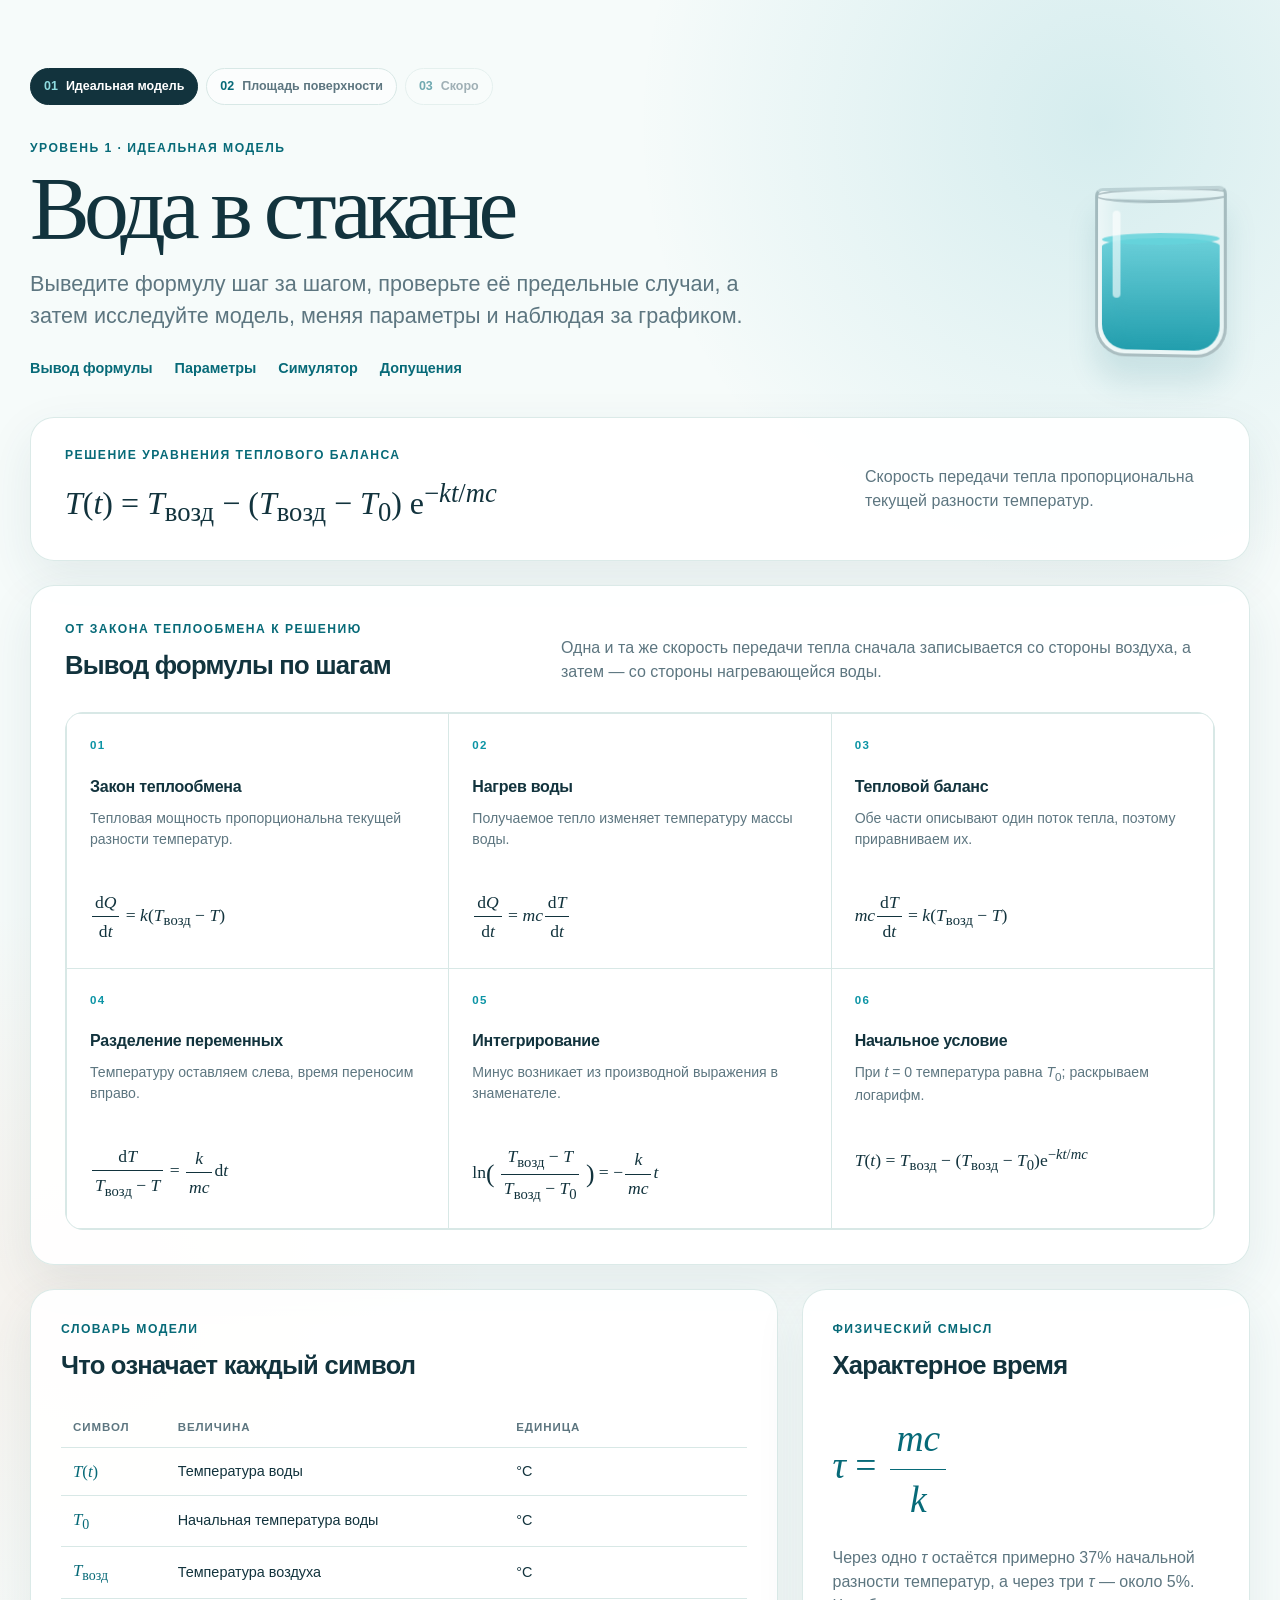
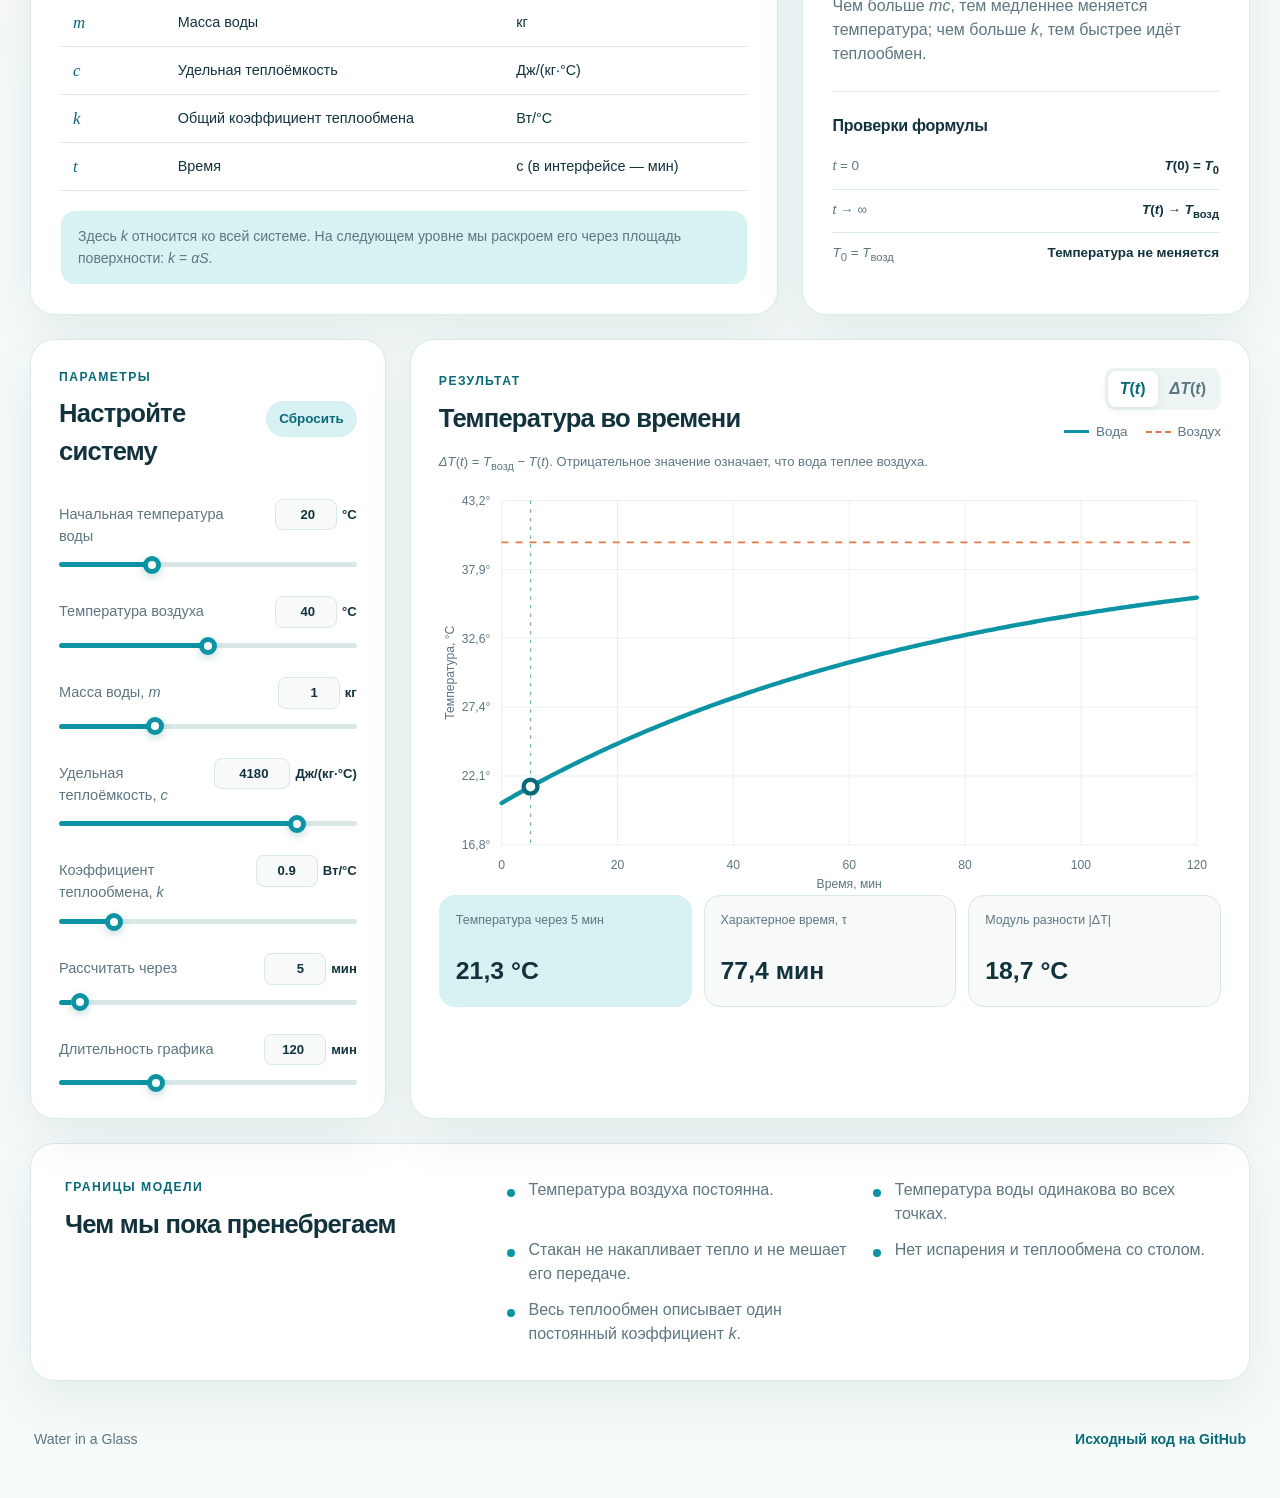
<file: index.html>
<!doctype html>
<html lang="ru">
  <head>
    <meta charset="utf-8">
    <meta name="viewport" content="width=device-width, initial-scale=1">
    <meta name="description" content="Интерактивная модель нагревания воды в стакане по закону Ньютона">
    <title>Вода в стакане — интерактивная модель</title>
    <link rel="icon" href="favicon.svg" type="image/svg+xml">
    <link rel="stylesheet" href="styles.css">
    <script src="app.js" defer></script>
  </head>
  <body>
    <main class="page-shell">
      <header class="hero">
        <nav class="level-switcher" aria-label="Уровни модели">
          <a href="./" aria-current="page"><span>01</span> Идеальная модель</a>
          <a href="levels/2-surface-area/"><span>02</span> Площадь поверхности</a>
          <span class="level-coming"><span>03</span> Скоро</span>
        </nav>
        <div class="eyebrow">Уровень 1 · идеальная модель</div>
        <div class="hero-grid">
          <div>
            <h1>Вода в стакане</h1>
            <p class="lede">
              Выведите формулу шаг за шагом, проверьте её предельные случаи, а затем
              исследуйте модель, меняя параметры и наблюдая за графиком.
            </p>
            <nav class="page-nav" aria-label="Разделы уровня 1">
              <a href="#derivation">Вывод формулы</a>
              <a href="#parameters">Параметры</a>
              <a href="#simulator">Симулятор</a>
              <a href="#assumptions">Допущения</a>
            </nav>
          </div>
          <div class="glass" aria-hidden="true">
            <div class="glass-water"></div>
            <div class="glass-shine"></div>
          </div>
        </div>
      </header>

      <section class="formula-card" aria-labelledby="formula-title">
        <div>
          <p class="section-kicker" id="formula-title">Решение уравнения теплового баланса</p>
          <p class="formula" aria-label="T от t равно T воздуха минус разность T воздуха и T ноль, умноженная на экспоненту минус k t делённое на m c">
            <var>T</var>(<var>t</var>) = <var>T</var><sub>возд</sub> −
            (<var>T</var><sub>возд</sub> − <var>T</var><sub>0</sub>)
            e<sup>−<var>kt</var>/<var>mc</var></sup>
          </p>
        </div>
        <p class="formula-note">
          Скорость передачи тепла пропорциональна текущей разности температур.
        </p>
      </section>

      <section class="lesson-card" id="derivation" aria-labelledby="derivation-title">
        <div class="lesson-intro">
          <p class="section-kicker">От закона теплообмена к решению</p>
          <h2 id="derivation-title">Вывод формулы по шагам</h2>
          <p>
            Одна и та же скорость передачи тепла сначала записывается со стороны воздуха,
            а затем — со стороны нагревающейся воды.
          </p>
        </div>

        <ol class="derivation-grid">
          <li>
            <span class="step-number">01</span>
            <h3>Закон теплообмена</h3>
            <p>Тепловая мощность пропорциональна текущей разности температур.</p>
            <p class="step-equation">
              <span class="fraction"><span>d<var>Q</var></span><span>d<var>t</var></span></span>
              = <var>k</var>(<var>T</var><sub>возд</sub> − <var>T</var>)
            </p>
          </li>
          <li>
            <span class="step-number">02</span>
            <h3>Нагрев воды</h3>
            <p>Получаемое тепло изменяет температуру массы воды.</p>
            <p class="step-equation">
              <span class="fraction"><span>d<var>Q</var></span><span>d<var>t</var></span></span>
              = <var>mc</var><span class="fraction"><span>d<var>T</var></span><span>d<var>t</var></span></span>
            </p>
          </li>
          <li>
            <span class="step-number">03</span>
            <h3>Тепловой баланс</h3>
            <p>Обе части описывают один поток тепла, поэтому приравниваем их.</p>
            <p class="step-equation">
              <var>mc</var><span class="fraction"><span>d<var>T</var></span><span>d<var>t</var></span></span>
              = <var>k</var>(<var>T</var><sub>возд</sub> − <var>T</var>)
            </p>
          </li>
          <li>
            <span class="step-number">04</span>
            <h3>Разделение переменных</h3>
            <p>Температуру оставляем слева, время переносим вправо.</p>
            <p class="step-equation">
              <span class="fraction"><span>d<var>T</var></span><span><var>T</var><sub>возд</sub> − <var>T</var></span></span>
              = <span class="fraction"><span><var>k</var></span><span><var>mc</var></span></span>d<var>t</var>
            </p>
          </li>
          <li>
            <span class="step-number">05</span>
            <h3>Интегрирование</h3>
            <p>Минус возникает из производной выражения в знаменателе.</p>
            <p class="step-equation">
              ln<span class="bracket">(</span>
              <span class="fraction"><span><var>T</var><sub>возд</sub> − <var>T</var></span><span><var>T</var><sub>возд</sub> − <var>T</var><sub>0</sub></span></span>
              <span class="bracket">)</span>
              = −<span class="fraction"><span><var>k</var></span><span><var>mc</var></span></span><var>t</var>
            </p>
          </li>
          <li>
            <span class="step-number">06</span>
            <h3>Начальное условие</h3>
            <p>При <var>t</var> = 0 температура равна <var>T</var><sub>0</sub>; раскрываем логарифм.</p>
            <p class="step-equation">
              <var>T</var>(<var>t</var>) = <var>T</var><sub>возд</sub> −
              (<var>T</var><sub>возд</sub> − <var>T</var><sub>0</sub>)e<sup>−<var>kt</var>/<var>mc</var></sup>
            </p>
          </li>
        </ol>
      </section>

      <section class="concepts-grid" id="parameters" aria-label="Параметры и смысл модели">
        <article class="parameter-card">
          <p class="section-kicker">Словарь модели</p>
          <h2>Что означает каждый символ</h2>
          <div class="table-wrap">
            <table>
              <thead>
                <tr>
                  <th>Символ</th>
                  <th>Величина</th>
                  <th>Единица</th>
                </tr>
              </thead>
              <tbody>
                <tr><td><var>T</var>(<var>t</var>)</td><td>Температура воды</td><td>°C</td></tr>
                <tr><td><var>T</var><sub>0</sub></td><td>Начальная температура воды</td><td>°C</td></tr>
                <tr><td><var>T</var><sub>возд</sub></td><td>Температура воздуха</td><td>°C</td></tr>
                <tr><td><var>m</var></td><td>Масса воды</td><td>кг</td></tr>
                <tr><td><var>c</var></td><td>Удельная теплоёмкость</td><td>Дж/(кг·°C)</td></tr>
                <tr><td><var>k</var></td><td>Общий коэффициент теплообмена</td><td>Вт/°C</td></tr>
                <tr><td><var>t</var></td><td>Время</td><td>с (в интерфейсе — мин)</td></tr>
              </tbody>
            </table>
          </div>
          <p class="parameter-note">
            Здесь <var>k</var> относится ко всей системе. На следующем уровне мы раскроем его
            через площадь поверхности: <var>k</var> = <var>αS</var>.
          </p>
        </article>

        <article class="meaning-card">
          <p class="section-kicker">Физический смысл</p>
          <h2>Характерное время</h2>
          <p class="tau-equation"><var>τ</var> = <span class="fraction"><span><var>mc</var></span><span><var>k</var></span></span></p>
          <p>
            Через одно <var>τ</var> остаётся примерно 37% начальной разности температур,
            а через три <var>τ</var> — около 5%. Чем больше <var>mc</var>, тем медленнее меняется
            температура; чем больше <var>k</var>, тем быстрее идёт теплообмен.
          </p>
          <div class="limit-checks">
            <h3>Проверки формулы</h3>
            <p><span><var>t</var> = 0</span><strong><var>T</var>(0) = <var>T</var><sub>0</sub></strong></p>
            <p><span><var>t</var> → ∞</span><strong><var>T</var>(<var>t</var>) → <var>T</var><sub>возд</sub></strong></p>
            <p><span><var>T</var><sub>0</sub> = <var>T</var><sub>возд</sub></span><strong>Температура не меняется</strong></p>
          </div>
        </article>
      </section>

      <section class="workspace" id="simulator" aria-label="Интерактивная модель">
        <aside class="controls-card">
          <div class="section-heading">
            <div>
              <p class="section-kicker">Параметры</p>
              <h2>Настройте систему</h2>
            </div>
            <button class="reset-button" id="reset" type="button">Сбросить</button>
          </div>

          <div class="control-list">
            <div class="control">
              <div class="control-header">
                <label for="initial-temperature">Начальная температура воды</label>
                <span class="numeric-control"><input id="initial-temperature-number" type="number" min="-10" max="90" step="0.1" value="20" aria-label="Точное значение начальной температуры воды"><span>°C</span></span>
              </div>
              <input id="initial-temperature" type="range" min="-10" max="90" step="0.1" value="20">
            </div>

            <div class="control">
              <div class="control-header">
                <label for="air-temperature">Температура воздуха</label>
                <span class="numeric-control"><input id="air-temperature-number" type="number" min="-10" max="90" step="0.1" value="40" aria-label="Точное значение температуры воздуха"><span>°C</span></span>
              </div>
              <input id="air-temperature" type="range" min="-10" max="90" step="0.1" value="40">
            </div>

            <div class="control">
              <div class="control-header">
                <label for="mass">Масса воды, <var>m</var></label>
                <span class="numeric-control"><input id="mass-number" type="number" min="0.1" max="3" step="0.01" value="1" aria-label="Точное значение массы воды"><span>кг</span></span>
              </div>
              <input id="mass" type="range" min="0.1" max="3" step="0.01" value="1">
            </div>

            <div class="control">
              <div class="control-header">
                <label for="heat-capacity">Удельная теплоёмкость, <var>c</var></label>
                <span class="numeric-control wide"><input id="heat-capacity-number" type="number" min="500" max="5000" step="10" value="4180" aria-label="Точное значение удельной теплоёмкости"><span>Дж/(кг·°C)</span></span>
              </div>
              <input id="heat-capacity" type="range" min="500" max="5000" step="10" value="4180">
            </div>

            <div class="control">
              <div class="control-header">
                <label for="transfer-coefficient">Коэффициент теплообмена, <var>k</var></label>
                <span class="numeric-control"><input id="transfer-coefficient-number" type="number" min="0.1" max="5" step="0.01" value="0.9" aria-label="Точное значение коэффициента теплообмена"><span>Вт/°C</span></span>
              </div>
              <input id="transfer-coefficient" type="range" min="0.1" max="5" step="0.01" value="0.9">
            </div>

            <div class="control">
              <div class="control-header">
                <label for="sample-time">Рассчитать через</label>
                <span class="numeric-control"><input id="sample-time-number" type="number" min="0" max="120" step="0.1" value="5" aria-label="Точное значение времени расчёта"><span>мин</span></span>
              </div>
              <input id="sample-time" type="range" min="0" max="120" step="0.1" value="5">
            </div>

            <div class="control">
              <div class="control-header">
                <label for="duration">Длительность графика</label>
                <span class="numeric-control"><input id="duration-number" type="number" min="10" max="360" step="1" value="120" aria-label="Точная длительность графика"><span>мин</span></span>
              </div>
              <input id="duration" type="range" min="10" max="360" step="1" value="120">
            </div>
          </div>
        </aside>

        <div class="visualization-card">
          <div class="section-heading graph-heading">
            <div>
              <p class="section-kicker">Результат</p>
              <h2 id="graph-heading">Температура во времени</h2>
            </div>
            <div class="chart-heading-actions">
              <div class="chart-mode" role="group" aria-label="Величина на графике">
                <button type="button" data-chart-mode="temperature" aria-pressed="true"><var>T</var>(<var>t</var>)</button>
                <button type="button" data-chart-mode="difference" aria-pressed="false"><var>ΔT</var>(<var>t</var>)</button>
              </div>
              <div class="legend" aria-label="Легенда графика">
                <span><i class="legend-line curve"></i><span id="curve-legend">Вода</span></span>
                <span><i class="legend-line ambient"></i><span id="reference-legend">Воздух</span></span>
              </div>
            </div>
          </div>

          <p class="chart-explanation">
            <var>ΔT</var>(<var>t</var>) = <var>T</var><sub>возд</sub> − <var>T</var>(<var>t</var>).
            Отрицательное значение означает, что вода теплее воздуха.
          </p>

          <div class="chart-wrap">
            <svg id="temperature-chart" viewBox="0 0 900 480" role="img" aria-labelledby="chart-title chart-description">
              <title id="chart-title">График температуры воды во времени</title>
              <desc id="chart-description">Экспоненциальное приближение температуры воды к температуре воздуха.</desc>
            </svg>
          </div>

          <div class="results" aria-live="polite">
            <article class="result-card accent">
              <span class="result-label" id="sample-result-label">Температура через 5 мин</span>
              <strong id="sample-temperature">20,1 °C</strong>
            </article>
            <article class="result-card">
              <span class="result-label">Характерное время, τ</span>
              <strong id="time-constant">77,4 мин</strong>
            </article>
            <article class="result-card">
              <span class="result-label">Модуль разности |ΔT|</span>
              <strong id="remaining-difference">19,0 °C</strong>
            </article>
          </div>
        </div>
      </section>

      <section class="assumptions" id="assumptions" aria-labelledby="assumptions-title">
        <div>
          <p class="section-kicker">Границы модели</p>
          <h2 id="assumptions-title">Чем мы пока пренебрегаем</h2>
        </div>
        <ul>
          <li>Температура воздуха постоянна.</li>
          <li>Температура воды одинакова во всех точках.</li>
          <li>Стакан не накапливает тепло и не мешает его передаче.</li>
          <li>Нет испарения и теплообмена со столом.</li>
          <li>Весь теплообмен описывает один постоянный коэффициент <var>k</var>.</li>
        </ul>
      </section>

      <footer>
        <span>Water in a Glass</span>
        <a href="https://github.com/Tikhonglukhov/water-in-a-glass">Исходный код на GitHub</a>
      </footer>
    </main>
  </body>
</html>
</file>
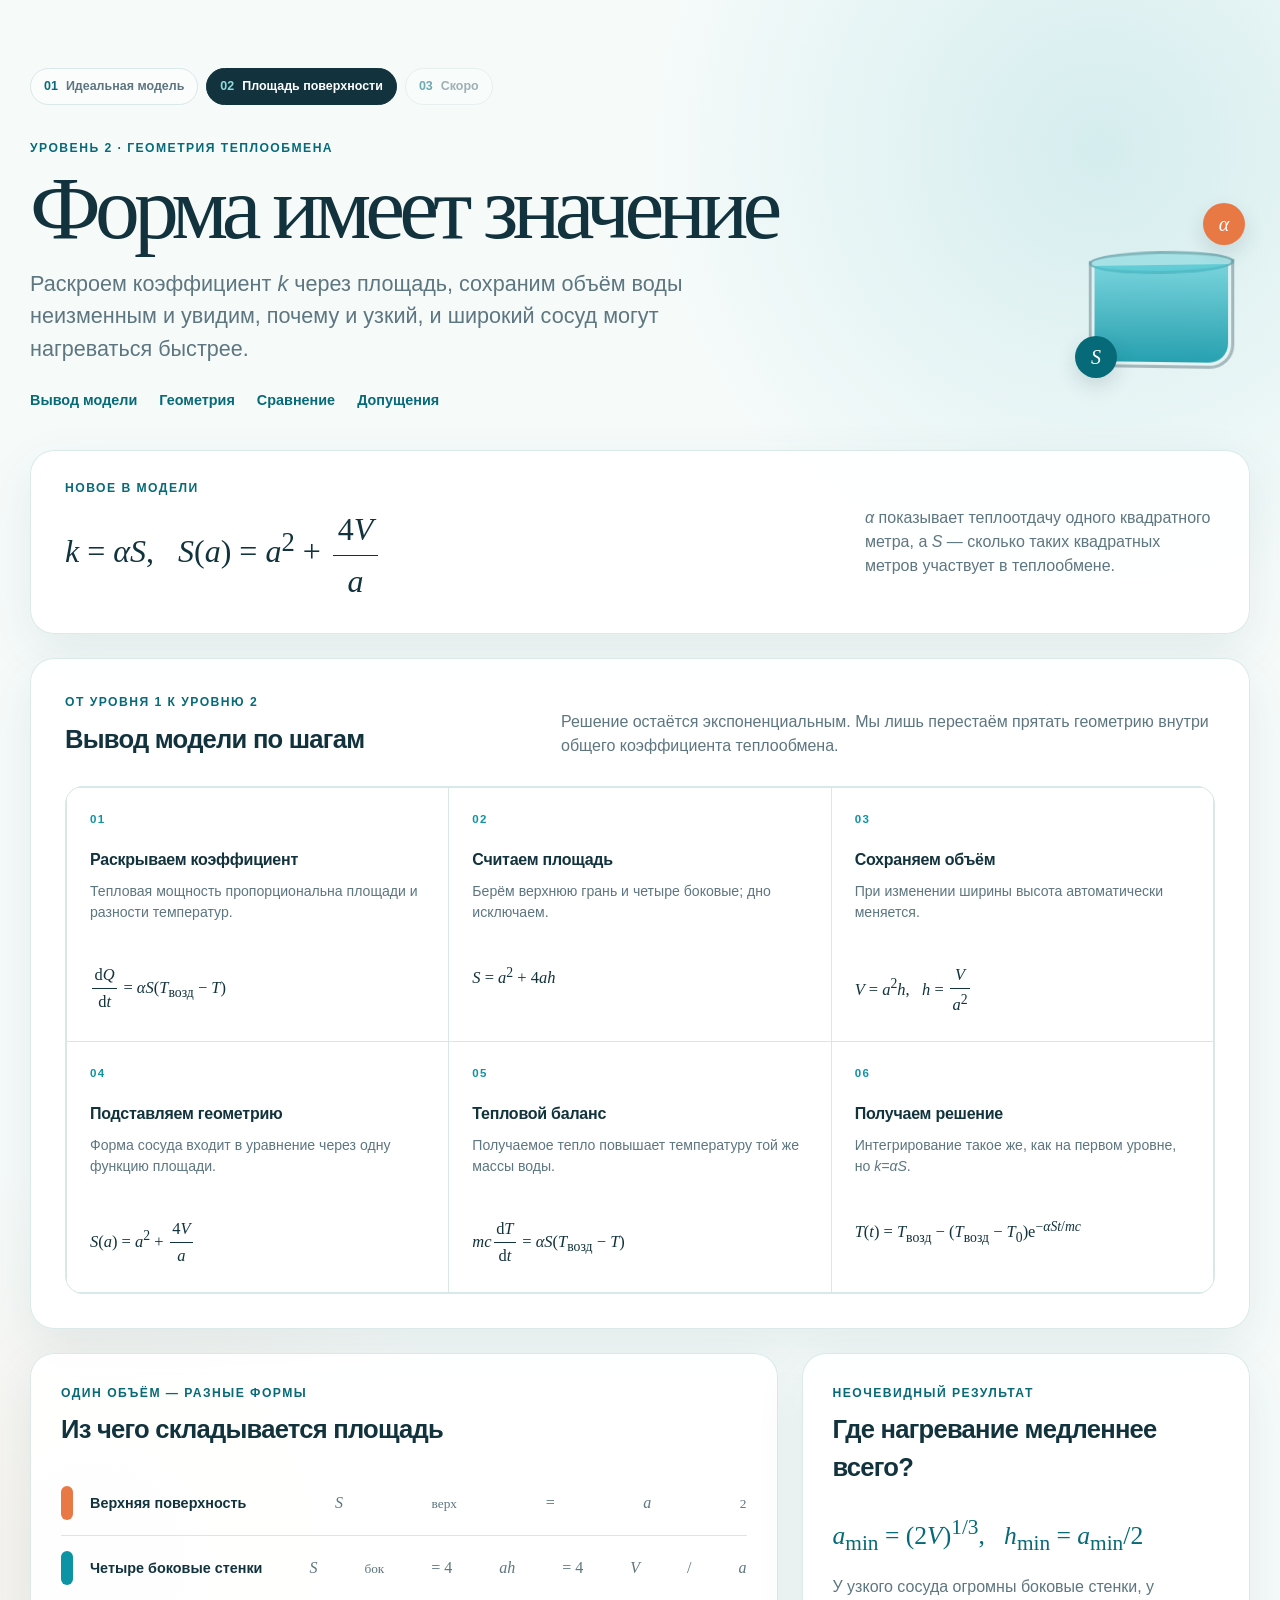
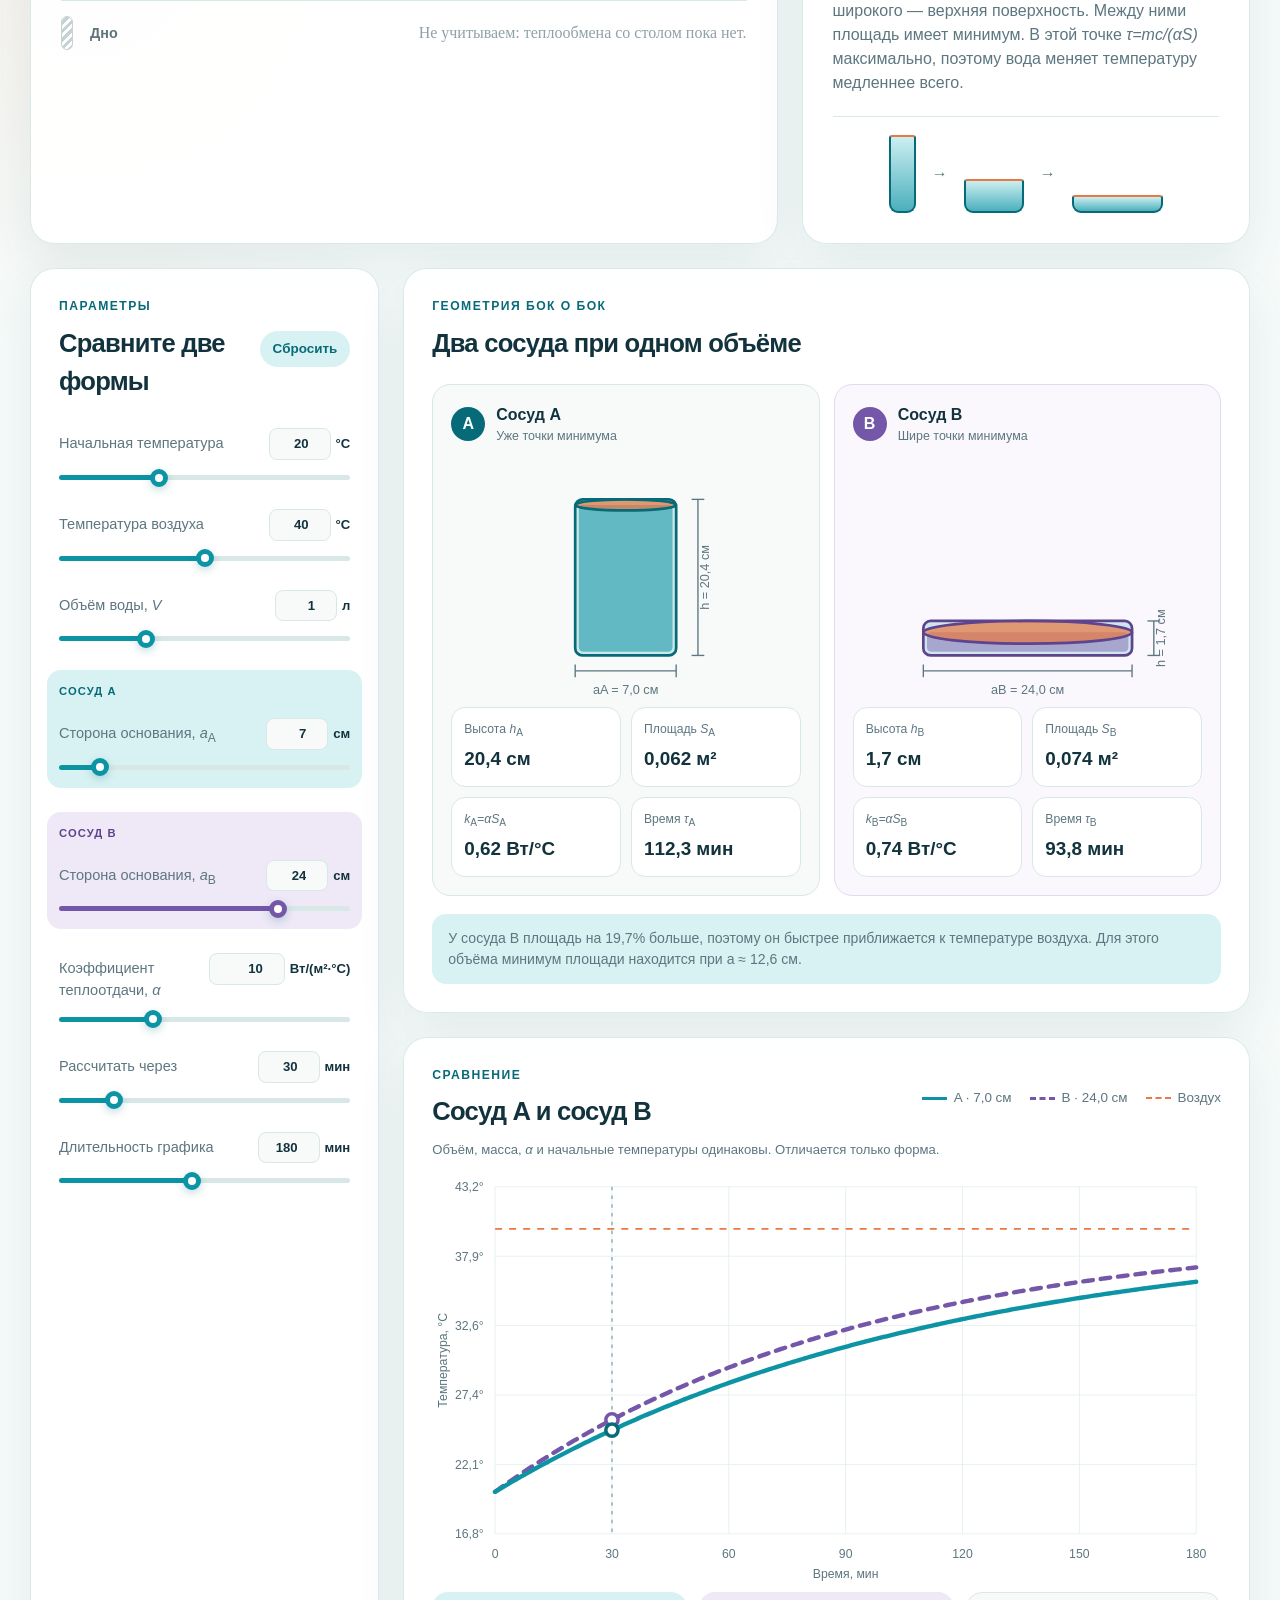
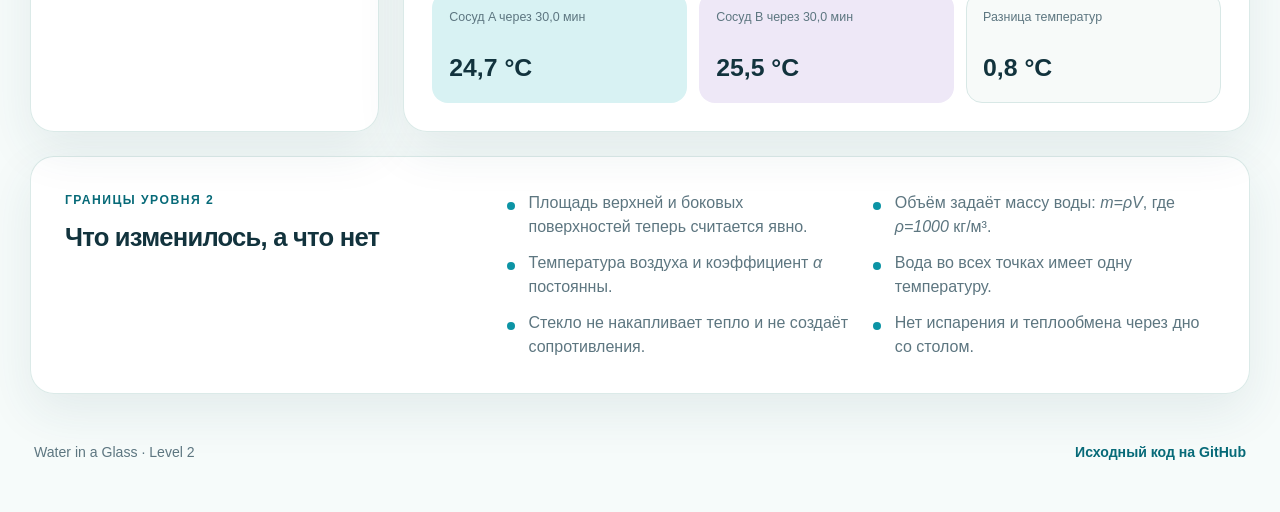
<file: levels/2-surface-area/index.html>
<!doctype html>
<html lang="ru">
  <head>
    <meta charset="utf-8">
    <meta name="viewport" content="width=device-width, initial-scale=1">
    <meta name="description" content="Уровень 2: как площадь и форма сосуда влияют на нагревание воды">
    <title>Уровень 2 — площадь поверхности</title>
    <link rel="icon" href="../../favicon.svg" type="image/svg+xml">
    <link rel="stylesheet" href="../../styles.css">
    <link rel="stylesheet" href="level-two.css">
    <script src="level-two.js" defer></script>
  </head>
  <body>
    <main class="page-shell">
      <header class="hero level-two-hero">
        <nav class="level-switcher" aria-label="Уровни модели">
          <a href="../../"><span>01</span> Идеальная модель</a>
          <a href="./" aria-current="page"><span>02</span> Площадь поверхности</a>
          <span class="level-coming"><span>03</span> Скоро</span>
        </nav>
        <div class="eyebrow">Уровень 2 · геометрия теплообмена</div>
        <div class="hero-grid">
          <div>
            <h1>Форма имеет значение</h1>
            <p class="lede">
              Раскроем коэффициент <var>k</var> через площадь, сохраним объём воды
              неизменным и увидим, почему и узкий, и широкий сосуд могут нагреваться быстрее.
            </p>
            <nav class="page-nav" aria-label="Разделы уровня 2">
              <a href="#derivation">Вывод модели</a>
              <a href="#geometry">Геометрия</a>
              <a href="#simulator">Сравнение</a>
              <a href="#assumptions">Допущения</a>
            </nav>
          </div>
          <div class="shape-hero" aria-hidden="true">
            <div class="shape-hero-air">α</div>
            <div class="shape-hero-vessel"><span></span></div>
            <div class="shape-hero-area">S</div>
          </div>
        </div>
      </header>

      <section class="formula-card level-two-formula" aria-labelledby="formula-title">
        <div>
          <p class="section-kicker" id="formula-title">Новое в модели</p>
          <p class="formula" aria-label="k равно альфа S; S равно a в квадрате плюс четыре V делённое на a">
            <var>k</var> = <var>αS</var>, &nbsp;
            <var>S</var>(<var>a</var>) = <var>a</var><sup>2</sup> +
            <span class="fraction"><span>4<var>V</var></span><span><var>a</var></span></span>
          </p>
        </div>
        <p class="formula-note">
          <var>α</var> показывает теплоотдачу одного квадратного метра, а <var>S</var> —
          сколько таких квадратных метров участвует в теплообмене.
        </p>
      </section>

      <section class="lesson-card" id="derivation" aria-labelledby="derivation-title">
        <div class="lesson-intro">
          <p class="section-kicker">От уровня 1 к уровню 2</p>
          <h2 id="derivation-title">Вывод модели по шагам</h2>
          <p>
            Решение остаётся экспоненциальным. Мы лишь перестаём прятать геометрию
            внутри общего коэффициента теплообмена.
          </p>
        </div>

        <ol class="derivation-grid level-two-steps">
          <li>
            <span class="step-number">01</span>
            <h3>Раскрываем коэффициент</h3>
            <p>Тепловая мощность пропорциональна площади и разности температур.</p>
            <p class="step-equation">
              <span class="fraction"><span>d<var>Q</var></span><span>d<var>t</var></span></span>
              = <var>αS</var>(<var>T</var><sub>возд</sub> − <var>T</var>)
            </p>
          </li>
          <li>
            <span class="step-number">02</span>
            <h3>Считаем площадь</h3>
            <p>Берём верхнюю грань и четыре боковые; дно исключаем.</p>
            <p class="step-equation"><var>S</var> = <var>a</var><sup>2</sup> + 4<var>ah</var></p>
          </li>
          <li>
            <span class="step-number">03</span>
            <h3>Сохраняем объём</h3>
            <p>При изменении ширины высота автоматически меняется.</p>
            <p class="step-equation">
              <var>V</var> = <var>a</var><sup>2</sup><var>h</var>, &nbsp;
              <var>h</var> = <span class="fraction"><span><var>V</var></span><span><var>a</var><sup>2</sup></span></span>
            </p>
          </li>
          <li>
            <span class="step-number">04</span>
            <h3>Подставляем геометрию</h3>
            <p>Форма сосуда входит в уравнение через одну функцию площади.</p>
            <p class="step-equation">
              <var>S</var>(<var>a</var>) = <var>a</var><sup>2</sup> +
              <span class="fraction"><span>4<var>V</var></span><span><var>a</var></span></span>
            </p>
          </li>
          <li>
            <span class="step-number">05</span>
            <h3>Тепловой баланс</h3>
            <p>Получаемое тепло повышает температуру той же массы воды.</p>
            <p class="step-equation">
              <var>mc</var><span class="fraction"><span>d<var>T</var></span><span>d<var>t</var></span></span>
              = <var>αS</var>(<var>T</var><sub>возд</sub> − <var>T</var>)
            </p>
          </li>
          <li>
            <span class="step-number">06</span>
            <h3>Получаем решение</h3>
            <p>Интегрирование такое же, как на первом уровне, но <var>k=αS</var>.</p>
            <p class="step-equation">
              <var>T</var>(<var>t</var>) = <var>T</var><sub>возд</sub> −
              (<var>T</var><sub>возд</sub> − <var>T</var><sub>0</sub>)e<sup>−<var>αSt</var>/<var>mc</var></sup>
            </p>
          </li>
        </ol>
      </section>

      <section class="concepts-grid" id="geometry" aria-label="Геометрический смысл модели">
        <article class="parameter-card geometry-card">
          <p class="section-kicker">Один объём — разные формы</p>
          <h2>Из чего складывается площадь</h2>
          <div class="area-breakdown">
            <div>
              <span class="area-swatch top"></span>
              <p><strong>Верхняя поверхность</strong><var>S</var><sub>верх</sub> = <var>a</var><sup>2</sup></p>
            </div>
            <div>
              <span class="area-swatch sides"></span>
              <p><strong>Четыре боковые стенки</strong><var>S</var><sub>бок</sub> = 4<var>ah</var> = 4<var>V</var>/<var>a</var></p>
            </div>
            <div class="excluded-area">
              <span class="area-swatch bottom"></span>
              <p><strong>Дно</strong>Не учитываем: теплообмена со столом пока нет.</p>
            </div>
          </div>
        </article>

        <article class="meaning-card optimum-card">
          <p class="section-kicker">Неочевидный результат</p>
          <h2>Где нагревание медленнее всего?</h2>
          <p class="optimum-equation">
            <var>a</var><sub>min</sub> = (2<var>V</var>)<sup>1/3</sup>, &nbsp;
            <var>h</var><sub>min</sub> = <var>a</var><sub>min</sub>/2
          </p>
          <p>
            У узкого сосуда огромны боковые стенки, у широкого — верхняя поверхность.
            Между ними площадь имеет минимум. В этой точке <var>τ=mc/(αS)</var> максимально,
            поэтому вода меняет температуру медленнее всего.
          </p>
          <div class="shape-extremes" aria-hidden="true">
            <span class="shape-example narrow"></span>
            <i>→</i>
            <span class="shape-example optimum"></span>
            <i>→</i>
            <span class="shape-example wide"></span>
          </div>
        </article>
      </section>

      <section class="workspace level-two-workspace" id="simulator" aria-label="Сравнение форм сосудов">
        <aside class="controls-card">
          <div class="section-heading">
            <div>
              <p class="section-kicker">Параметры</p>
              <h2>Сравните две формы</h2>
            </div>
            <button class="reset-button" id="reset" type="button">Сбросить</button>
          </div>

          <div class="control-list">
            <div class="control">
              <div class="control-header">
                <label for="initial-temperature">Начальная температура</label>
                <span class="numeric-control"><input id="initial-temperature-number" type="number" min="-10" max="80" step="0.1" value="20" aria-label="Точная начальная температура"><span>°C</span></span>
              </div>
              <input id="initial-temperature" type="range" min="-10" max="80" step="0.1" value="20">
            </div>
            <div class="control">
              <div class="control-header">
                <label for="air-temperature">Температура воздуха</label>
                <span class="numeric-control"><input id="air-temperature-number" type="number" min="-10" max="90" step="0.1" value="40" aria-label="Точная температура воздуха"><span>°C</span></span>
              </div>
              <input id="air-temperature" type="range" min="-10" max="90" step="0.1" value="40">
            </div>
            <div class="control">
              <div class="control-header">
                <label for="volume">Объём воды, <var>V</var></label>
                <span class="numeric-control"><input id="volume-number" type="number" min="0.2" max="3" step="0.01" value="1" aria-label="Точный объём воды"><span>л</span></span>
              </div>
              <input id="volume" type="range" min="0.2" max="3" step="0.01" value="1">
            </div>
            <div class="control highlighted-control vessel-a-control">
              <p class="control-group-label">Сосуд A</p>
              <div class="control-header">
                <label for="base-side-a">Сторона основания, <var>a</var><sub>A</sub></label>
                <span class="numeric-control"><input id="base-side-a-number" type="number" min="4" max="30" step="0.1" value="7" aria-label="Точная сторона основания сосуда A"><span>см</span></span>
              </div>
              <input id="base-side-a" type="range" min="4" max="30" step="0.1" value="7">
            </div>
            <div class="control highlighted-control vessel-b-control">
              <p class="control-group-label">Сосуд B</p>
              <div class="control-header">
                <label for="base-side-b">Сторона основания, <var>a</var><sub>B</sub></label>
                <span class="numeric-control"><input id="base-side-b-number" type="number" min="4" max="30" step="0.1" value="24" aria-label="Точная сторона основания сосуда B"><span>см</span></span>
              </div>
              <input id="base-side-b" type="range" min="4" max="30" step="0.1" value="24">
            </div>
            <div class="control">
              <div class="control-header">
                <label for="alpha">Коэффициент теплоотдачи, <var>α</var></label>
                <span class="numeric-control wide"><input id="alpha-number" type="number" min="1" max="30" step="0.1" value="10" aria-label="Точный коэффициент теплоотдачи"><span>Вт/(м²·°C)</span></span>
              </div>
              <input id="alpha" type="range" min="1" max="30" step="0.1" value="10">
            </div>
            <div class="control">
              <div class="control-header">
                <label for="sample-time">Рассчитать через</label>
                <span class="numeric-control"><input id="sample-time-number" type="number" min="0" max="180" step="0.1" value="30" aria-label="Точное время расчёта"><span>мин</span></span>
              </div>
              <input id="sample-time" type="range" min="0" max="180" step="0.1" value="30">
            </div>
            <div class="control">
              <div class="control-header">
                <label for="duration">Длительность графика</label>
                <span class="numeric-control"><input id="duration-number" type="number" min="30" max="360" step="1" value="180" aria-label="Точная длительность графика"><span>мин</span></span>
              </div>
              <input id="duration" type="range" min="30" max="360" step="1" value="180">
            </div>
          </div>
        </aside>

        <div class="level-two-output">
          <section class="vessel-card" aria-labelledby="vessel-title">
            <div>
              <p class="section-kicker">Геометрия бок о бок</p>
              <h2 id="vessel-title">Два сосуда при одном объёме</h2>
            </div>
            <div class="comparison-vessels">
              <article class="vessel-panel vessel-a-panel">
                <div class="vessel-panel-heading">
                  <span>A</span>
                  <div><h3>Сосуд A</h3><p id="vessel-a-shape">Уже точки минимума</p></div>
                </div>
                <svg id="vessel-a-diagram" viewBox="0 0 360 270" role="img" aria-labelledby="vessel-a-diagram-title vessel-a-diagram-description">
                  <title id="vessel-a-diagram-title">Схема сосуда A</title>
                  <desc id="vessel-a-diagram-description">Первый прямоугольный сосуд с квадратным основанием.</desc>
                </svg>
                <dl class="geometry-values">
                  <div><dt>Высота <var>h</var><sub>A</sub></dt><dd id="height-a-result">20,4 см</dd></div>
                  <div><dt>Площадь <var>S</var><sub>A</sub></dt><dd id="area-a-result">0,062 м²</dd></div>
                  <div><dt><var>k</var><sub>A</sub><var>=αS</var><sub>A</sub></dt><dd id="k-a-result">0,62 Вт/°C</dd></div>
                  <div><dt>Время <var>τ</var><sub>A</sub></dt><dd id="tau-a-result">112,1 мин</dd></div>
                </dl>
              </article>
              <article class="vessel-panel vessel-b-panel">
                <div class="vessel-panel-heading">
                  <span>B</span>
                  <div><h3>Сосуд B</h3><p id="vessel-b-shape">Шире точки минимума</p></div>
                </div>
                <svg id="vessel-b-diagram" viewBox="0 0 360 270" role="img" aria-labelledby="vessel-b-diagram-title vessel-b-diagram-description">
                  <title id="vessel-b-diagram-title">Схема сосуда B</title>
                  <desc id="vessel-b-diagram-description">Второй прямоугольный сосуд с квадратным основанием.</desc>
                </svg>
                <dl class="geometry-values">
                  <div><dt>Высота <var>h</var><sub>B</sub></dt><dd id="height-b-result">1,7 см</dd></div>
                  <div><dt>Площадь <var>S</var><sub>B</sub></dt><dd id="area-b-result">0,074 м²</dd></div>
                  <div><dt><var>k</var><sub>B</sub><var>=αS</var><sub>B</sub></dt><dd id="k-b-result">0,74 Вт/°C</dd></div>
                  <div><dt>Время <var>τ</var><sub>B</sub></dt><dd id="tau-b-result">93,8 мин</dd></div>
                </dl>
              </article>
            </div>
            <p class="geometry-insight" id="geometry-insight"></p>
          </section>

          <section class="visualization-card comparison-card" aria-labelledby="graph-heading">
            <div class="section-heading graph-heading">
              <div>
                <p class="section-kicker">Сравнение</p>
                <h2 id="graph-heading">Сосуд A и сосуд B</h2>
              </div>
              <div class="legend" aria-label="Легенда графика">
                <span><i class="legend-line selected-curve"></i><span id="vessel-a-legend">Сосуд A</span></span>
                <span><i class="legend-line cube-curve"></i><span id="vessel-b-legend">Сосуд B</span></span>
                <span><i class="legend-line ambient"></i>Воздух</span>
              </div>
            </div>
            <p class="chart-explanation">
              Объём, масса, <var>α</var> и начальные температуры одинаковы. Отличается только форма.
            </p>
            <div class="chart-wrap">
              <svg id="comparison-chart" viewBox="0 0 900 480" role="img" aria-labelledby="comparison-chart-title comparison-chart-description">
                <title id="comparison-chart-title">Сравнение температуры воды в сосудах разной формы</title>
                <desc id="comparison-chart-description">Две кривые нагревания воды одинакового объёма в независимо настраиваемых сосудах A и B.</desc>
              </svg>
            </div>
            <div class="results comparison-results" aria-live="polite">
              <article class="result-card accent">
                <span class="result-label" id="sample-a-result-label">Сосуд A через 30 мин</span>
                <strong id="sample-a-temperature">24,7 °C</strong>
              </article>
              <article class="result-card vessel-b-result">
                <span class="result-label" id="sample-b-result-label">Сосуд B через 30 мин</span>
                <strong id="sample-b-temperature">25,5 °C</strong>
              </article>
              <article class="result-card">
                <span class="result-label">Разница температур</span>
                <strong id="temperature-comparison">0,8 °C</strong>
              </article>
            </div>
          </section>
        </div>
      </section>

      <section class="assumptions" id="assumptions" aria-labelledby="assumptions-title">
        <div>
          <p class="section-kicker">Границы уровня 2</p>
          <h2 id="assumptions-title">Что изменилось, а что нет</h2>
        </div>
        <ul>
          <li>Площадь верхней и боковых поверхностей теперь считается явно.</li>
          <li>Объём задаёт массу воды: <var>m=ρV</var>, где <var>ρ=1000</var> кг/м³.</li>
          <li>Температура воздуха и коэффициент <var>α</var> постоянны.</li>
          <li>Вода во всех точках имеет одну температуру.</li>
          <li>Стекло не накапливает тепло и не создаёт сопротивления.</li>
          <li>Нет испарения и теплообмена через дно со столом.</li>
        </ul>
      </section>

      <footer>
        <span>Water in a Glass · Level 2</span>
        <a href="https://github.com/Tikhonglukhov/water-in-a-glass">Исходный код на GitHub</a>
      </footer>
    </main>
  </body>
</html>
</file>
<file: styles.css>
:root {
  color-scheme: light;
  --ink: #12333d;
  --muted: #5d7680;
  --paper: #f6fbfa;
  --card: rgba(255, 255, 255, 0.92);
  --line: #d8e8e6;
  --grid: #e5efee;
  --water: #0c94a5;
  --water-dark: #076a78;
  --water-soft: #d8f2f3;
  --warm: #e87945;
  --shadow: 0 18px 50px rgba(30, 83, 86, 0.09);
  --radius: 24px;
}

* {
  box-sizing: border-box;
}

html {
  scroll-behavior: smooth;
}

body {
  margin: 0;
  color: var(--ink);
  background:
    radial-gradient(circle at 86% 4%, rgba(12, 148, 165, 0.14), transparent 29rem),
    radial-gradient(circle at 7% 42%, rgba(232, 121, 69, 0.08), transparent 25rem),
    var(--paper);
  font-family: Inter, ui-sans-serif, -apple-system, BlinkMacSystemFont, "Segoe UI", sans-serif;
  line-height: 1.5;
}

button,
input {
  font: inherit;
}

.page-shell {
  width: min(1220px, calc(100% - 40px));
  margin: 0 auto;
}

.hero {
  padding: 68px 0 38px;
}

.level-switcher {
  display: flex;
  flex-wrap: wrap;
  gap: 8px;
  margin-bottom: 34px;
}

.level-switcher > a,
.level-switcher > .level-coming {
  display: inline-flex;
  gap: 8px;
  align-items: center;
  padding: 8px 13px;
  color: var(--muted);
  background: rgba(255, 255, 255, 0.64);
  border: 1px solid var(--line);
  border-radius: 999px;
  font-size: 0.78rem;
  font-weight: 750;
  text-decoration: none;
}

.level-switcher > a span,
.level-switcher > .level-coming span {
  color: var(--water-dark);
  font-variant-numeric: tabular-nums;
}

.level-switcher > a:hover {
  color: var(--water-dark);
  border-color: rgba(12, 148, 165, 0.4);
}

.level-switcher > a[aria-current="page"] {
  color: #fff;
  background: var(--ink);
  border-color: var(--ink);
}

.level-switcher > a[aria-current="page"] span {
  color: #8edbe0;
}

.level-switcher > .level-coming {
  opacity: 0.56;
}

.hero-grid {
  display: grid;
  grid-template-columns: minmax(0, 1fr) 180px;
  gap: 56px;
  align-items: center;
}

.eyebrow,
.section-kicker {
  margin: 0 0 8px;
  color: var(--water-dark);
  font-size: 0.76rem;
  font-weight: 800;
  letter-spacing: 0.12em;
  text-transform: uppercase;
}

h1,
h2,
p {
  margin-top: 0;
}

h1 {
  max-width: 850px;
  margin-bottom: 18px;
  font-family: Georgia, "Times New Roman", serif;
  font-size: clamp(3.3rem, 7vw, 6.7rem);
  font-weight: 500;
  letter-spacing: -0.065em;
  line-height: 0.95;
}

h2 {
  margin-bottom: 0;
  font-size: clamp(1.35rem, 2vw, 1.75rem);
  letter-spacing: -0.03em;
}

.lede {
  max-width: 730px;
  margin-bottom: 0;
  color: var(--muted);
  font-size: clamp(1.08rem, 2vw, 1.35rem);
}

.page-nav {
  display: flex;
  flex-wrap: wrap;
  gap: 10px 22px;
  margin-top: 25px;
}

.page-nav a {
  color: var(--water-dark);
  font-size: 0.9rem;
  font-weight: 750;
  text-decoration: none;
}

.page-nav a:hover {
  text-decoration: underline;
  text-underline-offset: 4px;
}

.glass {
  position: relative;
  width: 132px;
  height: 170px;
  margin: 0 auto;
  overflow: hidden;
  border: 3px solid rgba(18, 51, 61, 0.28);
  border-top-color: rgba(18, 51, 61, 0.15);
  border-radius: 8px 8px 30px 30px;
  box-shadow: inset 10px 0 18px rgba(255, 255, 255, 0.5), 0 26px 30px rgba(12, 106, 120, 0.13);
  transform: perspective(300px) rotateY(-4deg);
}

.glass::before {
  position: absolute;
  z-index: 3;
  top: -3px;
  left: -3px;
  width: calc(100% + 6px);
  height: 10px;
  border: 3px solid rgba(18, 51, 61, 0.25);
  border-radius: 50%;
  content: "";
}

.glass-water {
  position: absolute;
  right: 4px;
  bottom: 4px;
  left: 4px;
  height: 68%;
  background: linear-gradient(180deg, rgba(61, 194, 207, 0.72), rgba(12, 148, 165, 0.9));
  border-radius: 50% 50% 25px 25px / 8px 8px 25px 25px;
}

.glass-water::before {
  position: absolute;
  top: -5px;
  right: 0;
  left: 0;
  height: 12px;
  background: rgba(101, 211, 219, 0.86);
  border-radius: 50%;
  content: "";
}

.glass-shine {
  position: absolute;
  z-index: 4;
  top: 20px;
  left: 15px;
  width: 8px;
  height: 88px;
  background: rgba(255, 255, 255, 0.62);
  border-radius: 999px;
}

.formula-card,
.lesson-card,
.parameter-card,
.meaning-card,
.controls-card,
.visualization-card,
.assumptions {
  background: var(--card);
  border: 1px solid rgba(216, 232, 230, 0.9);
  box-shadow: var(--shadow);
}

.formula-card {
  display: flex;
  justify-content: space-between;
  gap: 48px;
  align-items: center;
  padding: 28px 34px;
  border-radius: var(--radius);
}

.formula {
  margin-bottom: 0;
  color: var(--ink);
  font-family: Georgia, "Times New Roman", serif;
  font-size: clamp(1.35rem, 3vw, 2rem);
  white-space: nowrap;
}

.formula-note {
  max-width: 350px;
  margin-bottom: 0;
  color: var(--muted);
}

.lesson-card {
  margin-top: 24px;
  padding: 34px;
  border-radius: var(--radius);
  scroll-margin-top: 20px;
}

.lesson-intro {
  display: grid;
  grid-template-columns: 0.8fr 1.2fr;
  column-gap: 60px;
  align-items: end;
  margin-bottom: 28px;
}

.lesson-intro .section-kicker {
  grid-column: 1;
}

.lesson-intro h2 {
  grid-column: 1;
}

.lesson-intro > p:last-child {
  grid-column: 2;
  grid-row: 1 / span 2;
  margin-bottom: 0;
  color: var(--muted);
}

.derivation-grid {
  display: grid;
  grid-template-columns: repeat(3, minmax(0, 1fr));
  gap: 1px;
  margin: 0;
  padding: 1px;
  overflow: hidden;
  background: var(--line);
  border: 1px solid var(--line);
  border-radius: 18px;
  list-style: none;
  counter-reset: none;
}

.derivation-grid li {
  min-width: 0;
  padding: 23px;
  background: #fff;
}

.step-number {
  display: block;
  margin-bottom: 20px;
  color: var(--water);
  font-size: 0.72rem;
  font-weight: 800;
  letter-spacing: 0.12em;
}

.derivation-grid h3,
.limit-checks h3 {
  margin: 0 0 9px;
  font-size: 1rem;
  letter-spacing: -0.015em;
}

.derivation-grid li > p:not(.step-equation) {
  min-height: 4.5em;
  margin-bottom: 18px;
  color: var(--muted);
  font-size: 0.88rem;
}

.step-equation,
.tau-equation {
  margin-bottom: 0;
  overflow-x: auto;
  color: var(--ink);
  font-family: Georgia, "Times New Roman", serif;
  font-size: 1.1rem;
  white-space: nowrap;
}

.fraction {
  display: inline-grid;
  grid-template-rows: auto auto;
  margin: 0 0.12em;
  vertical-align: middle;
  text-align: center;
}

.fraction > span:first-child {
  padding: 0 0.16em 0.05em;
  border-bottom: 1px solid currentColor;
}

.fraction > span:last-child {
  padding: 0.05em 0.16em 0;
}

.bracket {
  font-size: 1.45em;
  vertical-align: middle;
}

.concepts-grid {
  display: grid;
  grid-template-columns: minmax(0, 1.25fr) minmax(320px, 0.75fr);
  gap: 24px;
  margin-top: 24px;
  scroll-margin-top: 20px;
}

.parameter-card,
.meaning-card {
  padding: 30px;
  border-radius: var(--radius);
}

.table-wrap {
  margin-top: 23px;
  overflow-x: auto;
}

table {
  width: 100%;
  border-collapse: collapse;
  font-size: 0.9rem;
}

th,
td {
  padding: 11px 12px;
  border-bottom: 1px solid var(--line);
  text-align: left;
}

th {
  color: var(--muted);
  font-size: 0.72rem;
  letter-spacing: 0.08em;
  text-transform: uppercase;
}

td:first-child {
  color: var(--water-dark);
  font-family: Georgia, "Times New Roman", serif;
  font-size: 1.05rem;
  white-space: nowrap;
}

td:last-child {
  white-space: nowrap;
}

.parameter-note {
  margin: 20px 0 0;
  padding: 15px 17px;
  color: var(--muted);
  background: var(--water-soft);
  border-radius: 14px;
  font-size: 0.88rem;
}

.meaning-card > p:not(.section-kicker):not(.tau-equation) {
  color: var(--muted);
}

.tau-equation {
  margin: 26px 0 18px;
  color: var(--water-dark);
  font-size: 2.35rem;
}

.limit-checks {
  display: grid;
  gap: 0;
  margin-top: 25px;
  padding-top: 22px;
  border-top: 1px solid var(--line);
}

.limit-checks h3 {
  margin-bottom: 8px;
}

.limit-checks p {
  display: flex;
  justify-content: space-between;
  gap: 16px;
  margin: 0;
  padding: 10px 0;
  border-bottom: 1px solid var(--line);
  color: var(--muted);
  font-size: 0.84rem;
}

.limit-checks p:last-child {
  border-bottom: 0;
}

.limit-checks strong {
  color: var(--ink);
  font-weight: 750;
  text-align: right;
}

.workspace {
  display: grid;
  grid-template-columns: minmax(290px, 0.72fr) minmax(560px, 1.7fr);
  gap: 24px;
  margin-top: 24px;
  scroll-margin-top: 20px;
}

.controls-card,
.visualization-card {
  padding: 28px;
  border-radius: var(--radius);
}

.section-heading {
  display: flex;
  justify-content: space-between;
  gap: 20px;
  align-items: center;
  margin-bottom: 28px;
}

.reset-button {
  padding: 8px 13px;
  color: var(--water-dark);
  background: var(--water-soft);
  border: 0;
  border-radius: 999px;
  cursor: pointer;
  font-size: 0.84rem;
  font-weight: 750;
}

.reset-button:hover {
  background: #c7eaec;
}

.reset-button:focus-visible,
input[type="range"]:focus-visible,
a:focus-visible {
  outline: 3px solid rgba(12, 148, 165, 0.32);
  outline-offset: 3px;
}

.control-list {
  display: grid;
  gap: 24px;
}

.control {
  display: grid;
  gap: 10px;
}

.control-header {
  display: flex;
  justify-content: space-between;
  gap: 16px;
  align-items: baseline;
  color: var(--muted);
  font-size: 0.91rem;
}

.control-header label {
  cursor: pointer;
}

.numeric-control {
  display: inline-flex;
  flex: 0 0 auto;
  gap: 5px;
  align-items: center;
  color: var(--ink);
  font-size: 0.82rem;
  font-weight: 760;
  white-space: nowrap;
}

.numeric-control input {
  width: 62px;
  padding: 5px 6px;
  color: var(--ink);
  background: #f7faf9;
  border: 1px solid var(--line);
  border-radius: 8px;
  font-variant-numeric: tabular-nums;
  font-weight: 760;
  text-align: right;
}

.numeric-control.wide input {
  width: 76px;
}

.numeric-control input:focus-visible {
  border-color: var(--water);
  outline: 3px solid rgba(12, 148, 165, 0.2);
}

input[type="range"] {
  width: 100%;
  height: 5px;
  margin: 5px 0;
  appearance: none;
  background: linear-gradient(90deg, var(--water) var(--range-progress, 50%), var(--line) var(--range-progress, 50%));
  border-radius: 99px;
  cursor: pointer;
}

input[type="range"]::-webkit-slider-thumb {
  width: 18px;
  height: 18px;
  appearance: none;
  background: #fff;
  border: 5px solid var(--water);
  border-radius: 50%;
  box-shadow: 0 3px 9px rgba(7, 106, 120, 0.24);
}

input[type="range"]::-moz-range-thumb {
  width: 10px;
  height: 10px;
  background: #fff;
  border: 5px solid var(--water);
  border-radius: 50%;
  box-shadow: 0 3px 9px rgba(7, 106, 120, 0.24);
}

.graph-heading {
  margin-bottom: 10px;
}

.chart-heading-actions {
  display: grid;
  justify-items: end;
  gap: 12px;
}

.chart-explanation {
  margin: 0 0 4px;
  color: var(--muted);
  font-size: 0.82rem;
}

.chart-mode {
  display: inline-flex;
  padding: 3px;
  background: #edf5f4;
  border-radius: 10px;
}

.chart-mode button {
  padding: 6px 12px;
  color: var(--muted);
  background: transparent;
  border: 0;
  border-radius: 8px;
  cursor: pointer;
  font-weight: 750;
}

.chart-mode button[aria-pressed="true"] {
  color: var(--water-dark);
  background: #fff;
  box-shadow: 0 2px 8px rgba(30, 83, 86, 0.1);
}

.chart-mode button:focus-visible {
  outline: 3px solid rgba(12, 148, 165, 0.28);
  outline-offset: 2px;
}

.legend {
  display: flex;
  gap: 18px;
  color: var(--muted);
  font-size: 0.84rem;
}

.legend span {
  display: inline-flex;
  gap: 7px;
  align-items: center;
}

.legend-line {
  display: inline-block;
  width: 25px;
  border-top: 3px solid var(--water);
}

.legend-line.ambient {
  border-top: 2px dashed var(--warm);
}

.chart-wrap {
  width: 100%;
  min-height: 380px;
}

#temperature-chart {
  display: block;
  width: 100%;
  height: auto;
  min-height: 380px;
  overflow: visible;
}

.results {
  display: grid;
  grid-template-columns: repeat(3, 1fr);
  gap: 12px;
}

.result-card {
  min-width: 0;
  padding: 16px;
  background: #f7faf9;
  border: 1px solid var(--line);
  border-radius: 16px;
}

.result-card.accent {
  background: var(--water-soft);
  border-color: transparent;
}

.result-label {
  display: block;
  min-height: 2.6em;
  margin-bottom: 8px;
  color: var(--muted);
  font-size: 0.78rem;
  line-height: 1.3;
}

.result-card strong {
  display: block;
  overflow: hidden;
  color: var(--ink);
  font-size: clamp(1.15rem, 2vw, 1.55rem);
  font-variant-numeric: tabular-nums;
  text-overflow: ellipsis;
  white-space: nowrap;
}

.assumptions {
  display: grid;
  grid-template-columns: 0.7fr 1.3fr;
  gap: 60px;
  margin: 24px 0;
  padding: 34px;
  border-radius: var(--radius);
  scroll-margin-top: 20px;
}

.assumptions ul {
  display: grid;
  grid-template-columns: repeat(2, minmax(0, 1fr));
  gap: 12px 24px;
  margin: 0;
  padding: 0;
  list-style: none;
}

.assumptions li {
  position: relative;
  padding-left: 22px;
  color: var(--muted);
}

.assumptions li::before {
  position: absolute;
  top: 0.65em;
  left: 0;
  width: 8px;
  height: 8px;
  background: var(--water);
  border-radius: 50%;
  content: "";
}

footer {
  display: flex;
  justify-content: space-between;
  padding: 24px 4px 48px;
  color: var(--muted);
  font-size: 0.88rem;
}

footer a {
  color: var(--water-dark);
  font-weight: 700;
  text-decoration: none;
}

footer a:hover {
  text-decoration: underline;
}

@media (max-width: 900px) {
  .workspace {
    grid-template-columns: 1fr;
  }

  .concepts-grid {
    grid-template-columns: 1fr;
  }

  .derivation-grid {
    grid-template-columns: repeat(2, minmax(0, 1fr));
  }

  .formula-card,
  .assumptions {
    grid-template-columns: 1fr;
  }

  .formula-card {
    display: grid;
    gap: 15px;
  }

  .formula-note {
    max-width: none;
  }
}

@media (max-width: 620px) {
  .page-shell {
    width: min(100% - 24px, 1220px);
  }

  .hero {
    padding-top: 42px;
  }

  .hero-grid {
    grid-template-columns: 1fr;
    gap: 26px;
  }

  h1 {
    font-size: clamp(3.25rem, 18vw, 5rem);
  }

  .glass {
    display: none;
  }

  .formula-card,
  .lesson-card,
  .parameter-card,
  .meaning-card,
  .controls-card,
  .visualization-card,
  .assumptions {
    padding: 22px 18px;
    border-radius: 18px;
  }

  .page-nav {
    gap: 8px 16px;
  }

  .lesson-intro {
    display: block;
  }

  .lesson-intro > p:last-child {
    margin: 15px 0 0;
  }

  .derivation-grid {
    grid-template-columns: 1fr;
  }

  .derivation-grid li > p:not(.step-equation) {
    min-height: 0;
  }

  .formula {
    overflow-x: auto;
    font-size: 1.12rem;
  }

  .section-heading,
  .graph-heading {
    align-items: flex-start;
  }

  .graph-heading {
    display: grid;
  }

  .chart-heading-actions {
    justify-items: start;
  }

  .control-header {
    align-items: flex-start;
  }

  .numeric-control {
    white-space: normal;
  }

  .results,
  .assumptions ul {
    grid-template-columns: 1fr;
  }

  .result-label {
    min-height: auto;
  }

  .chart-wrap,
  #temperature-chart {
    min-height: 290px;
  }

  footer {
    gap: 15px;
    align-items: flex-start;
    flex-direction: column;
  }
}

@media (prefers-reduced-motion: reduce) {
  html {
    scroll-behavior: auto;
  }
}
</file>
<file: levels/2-surface-area/level-two.css>
.level-two-hero h1 {
  max-width: 950px;
}

.shape-hero {
  position: relative;
  width: 170px;
  height: 180px;
  margin: 0 auto;
}

.shape-hero-vessel {
  position: absolute;
  right: 12px;
  bottom: 10px;
  left: 12px;
  height: 108px;
  border: 3px solid rgba(18, 51, 61, 0.3);
  border-top: 0;
  border-radius: 0 0 24px 24px;
  transform: perspective(300px) rotateY(-5deg);
}

.shape-hero-vessel::before {
  position: absolute;
  top: -9px;
  right: -3px;
  left: -3px;
  height: 17px;
  background: rgba(142, 219, 224, 0.7);
  border: 3px solid rgba(18, 51, 61, 0.25);
  border-radius: 50%;
  content: "";
}

.shape-hero-vessel span {
  position: absolute;
  right: 3px;
  bottom: 3px;
  left: 3px;
  height: 92%;
  background: linear-gradient(180deg, rgba(61, 194, 207, 0.64), rgba(12, 148, 165, 0.88));
  border-radius: 0 0 19px 19px;
}

.shape-hero-air,
.shape-hero-area {
  position: absolute;
  z-index: 3;
  display: grid;
  width: 42px;
  height: 42px;
  place-items: center;
  color: #fff;
  border-radius: 50%;
  box-shadow: 0 8px 20px rgba(18, 51, 61, 0.14);
  font-family: Georgia, "Times New Roman", serif;
  font-size: 1.25rem;
  font-style: italic;
}

.shape-hero-air {
  top: 5px;
  right: 0;
  background: var(--warm);
}

.shape-hero-area {
  bottom: 0;
  left: 0;
  background: var(--water-dark);
}

.level-two-formula .formula {
  white-space: normal;
}

.level-two-steps .step-equation {
  font-size: 1.03rem;
}

.geometry-card,
.optimum-card,
.vessel-card {
  scroll-margin-top: 20px;
}

.area-breakdown {
  display: grid;
  gap: 0;
  margin-top: 23px;
}

.area-breakdown > div {
  display: grid;
  grid-template-columns: 16px 1fr;
  gap: 13px;
  align-items: center;
  padding: 15px 0;
  border-bottom: 1px solid var(--line);
}

.area-breakdown > div:last-child {
  border-bottom: 0;
}

.area-breakdown p {
  display: flex;
  justify-content: space-between;
  gap: 18px;
  align-items: baseline;
  margin: 0;
  color: var(--muted);
  font-family: Georgia, "Times New Roman", serif;
}

.area-breakdown strong {
  color: var(--ink);
  font-family: Inter, ui-sans-serif, -apple-system, BlinkMacSystemFont, "Segoe UI", sans-serif;
  font-size: 0.9rem;
}

.area-swatch {
  display: block;
  width: 12px;
  height: 34px;
  border-radius: 99px;
}

.area-swatch.top {
  background: var(--warm);
}

.area-swatch.sides {
  background: var(--water);
}

.area-swatch.bottom {
  background: repeating-linear-gradient(-45deg, #aebfbe 0 3px, transparent 3px 6px);
  border: 1px solid #aebfbe;
}

.excluded-area {
  opacity: 0.68;
}

.optimum-equation {
  margin: 25px 0 16px;
  color: var(--water-dark) !important;
  font-family: Georgia, "Times New Roman", serif;
  font-size: clamp(1.25rem, 2vw, 1.65rem);
}

.shape-extremes {
  display: flex;
  justify-content: center;
  gap: 16px;
  align-items: flex-end;
  min-height: 96px;
  margin-top: 21px;
  padding-top: 18px;
  border-top: 1px solid var(--line);
}

.shape-extremes i {
  align-self: center;
  color: var(--muted);
  font-style: normal;
}

.shape-example {
  display: block;
  background: linear-gradient(180deg, rgba(142, 219, 224, 0.45), rgba(12, 148, 165, 0.74));
  border: 2px solid var(--water-dark);
  border-top-color: var(--warm);
  border-radius: 3px 3px 9px 9px;
}

.shape-example.narrow {
  width: 27px;
  height: 78px;
}

.shape-example.optimum {
  width: 60px;
  height: 34px;
}

.shape-example.wide {
  width: 91px;
  height: 18px;
}

.level-two-workspace {
  grid-template-columns: minmax(290px, 0.66fr) minmax(600px, 1.6fr);
}

.highlighted-control {
  margin: 0 -12px;
  padding: 13px 12px;
  background: var(--water-soft);
  border-radius: 14px;
}

.control-group-label {
  margin: 0 0 8px;
  color: var(--water-dark);
  font-size: 0.7rem;
  font-weight: 850;
  letter-spacing: 0.1em;
  text-transform: uppercase;
}

.vessel-b-control {
  --water: #7457a8;
  --water-dark: #5e438d;
  --water-soft: #eee8f7;
  background: var(--water-soft);
}

.level-two-output {
  display: grid;
  min-width: 0;
  gap: 24px;
}

.vessel-card {
  padding: 28px;
  background: var(--card);
  border: 1px solid rgba(216, 232, 230, 0.9);
  border-radius: var(--radius);
  box-shadow: var(--shadow);
}

.comparison-vessels {
  display: grid;
  grid-template-columns: repeat(2, minmax(0, 1fr));
  gap: 14px;
  margin-top: 22px;
}

.vessel-panel {
  min-width: 0;
  padding: 18px;
  background: #f7faf9;
  border: 1px solid var(--line);
  border-radius: 18px;
}

.vessel-b-panel {
  background: #faf8fd;
  border-color: #e3daef;
}

.vessel-panel-heading {
  display: flex;
  gap: 11px;
  align-items: center;
}

.vessel-panel-heading > span {
  display: grid;
  width: 34px;
  height: 34px;
  flex: 0 0 auto;
  place-items: center;
  color: #fff;
  background: var(--water-dark);
  border-radius: 50%;
  font-weight: 850;
}

.vessel-b-panel .vessel-panel-heading > span {
  background: #7457a8;
}

.vessel-panel-heading h3,
.vessel-panel-heading p {
  margin: 0;
}

.vessel-panel-heading h3 {
  font-size: 1rem;
}

.vessel-panel-heading p {
  color: var(--muted);
  font-size: 0.78rem;
}

#vessel-a-diagram,
#vessel-b-diagram {
  display: block;
  width: 100%;
  max-height: 245px;
  margin: 8px 0;
}

.geometry-values {
  display: grid;
  grid-template-columns: repeat(2, minmax(0, 1fr));
  gap: 10px;
  margin: 0;
}

.geometry-values div {
  min-width: 0;
  padding: 15px;
  background: #f7faf9;
  border: 1px solid var(--line);
  border-radius: 14px;
}

.vessel-panel .geometry-values div {
  padding: 12px;
  background: #fff;
}

.geometry-values dt {
  margin-bottom: 5px;
  color: var(--muted);
  font-size: 0.76rem;
}

.geometry-values dd {
  margin: 0;
  overflow: hidden;
  color: var(--ink);
  font-size: 1.18rem;
  font-variant-numeric: tabular-nums;
  font-weight: 780;
  text-overflow: ellipsis;
  white-space: nowrap;
}

.geometry-insight {
  margin: 18px 0 0;
  padding: 14px 16px;
  color: var(--muted);
  background: var(--water-soft);
  border-radius: 14px;
  font-size: 0.88rem;
}

.comparison-card {
  min-width: 0;
}

.legend-line.selected-curve {
  border-color: var(--water);
}

.legend-line.cube-curve {
  border-color: #7457a8;
  border-top-style: dashed;
}

.vessel-b-result {
  background: #eee8f7;
  border-color: transparent;
}

.comparison-results {
  grid-template-columns: repeat(3, 1fr);
}

@media (max-width: 1040px) {
  .level-two-workspace {
    grid-template-columns: 1fr;
  }
}

@media (max-width: 760px) {
  .comparison-vessels {
    grid-template-columns: 1fr;
  }

  #vessel-a-diagram,
  #vessel-b-diagram {
    max-width: 420px;
    margin: 0 auto;
  }

  .area-breakdown p {
    display: grid;
    gap: 3px;
  }
}

@media (max-width: 620px) {
  .shape-hero {
    display: none;
  }

  .vessel-card {
    padding: 22px 18px;
    border-radius: 18px;
  }

  .geometry-values,
  .comparison-results {
    grid-template-columns: 1fr;
  }

  .legend {
    flex-wrap: wrap;
  }

  .level-two-formula .formula {
    font-size: 1.05rem;
  }
}
</file>
